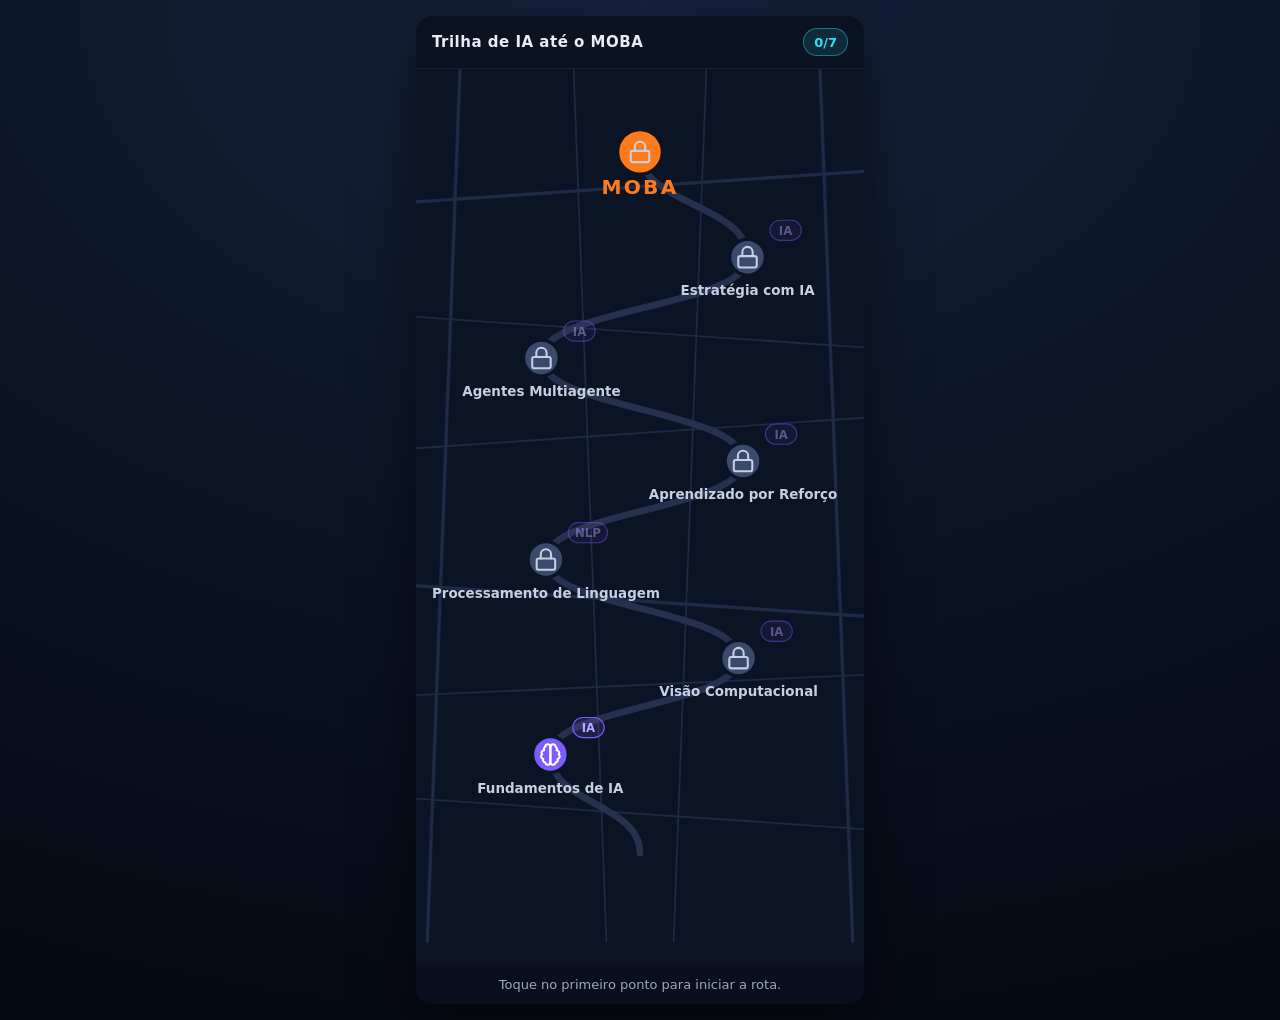
<file: index/javascrits.js/index.html>
<!DOCTYPE html>
<html lang="pt-BR">
<head>
<meta charset="UTF-8" />
<meta name="viewport" content="width=device-width, initial-scale=1.0" />
<link rel="stylesheet" href="style.css" />
<title>Trilha de IA até o MOBA</title>

</head>
<body>

<div class="wrap">
  <div class="header">
    <span class="title">Trilha de IA até o MOBA</span>
    <span class="counter" id="counter">0/7</span>
  </div>

  <svg id="trail-svg" viewBox="0 0 400 800">
    <defs>
      <filter id="routeGlow" x="-50%" y="-50%" width="200%" height="200%">
        <feGaussianBlur stdDeviation="4" result="blur" />
        <feMerge>
          <feMergeNode in="blur" />
          <feMergeNode in="SourceGraphic" />
        </feMerge>
      </filter>
      <radialGradient id="destGlow" cx="50%" cy="50%" r="50%">
        <stop offset="0%" stop-color="#ff7a1a" stop-opacity="0.85" />
        <stop offset="100%" stop-color="#ff7a1a" stop-opacity="0" />
      </radialGradient>
    </defs>

    <rect x="0" y="0" width="400" height="800" fill="#0b1424" />
    <g id="streets-layer"></g>

    <path id="base-path" fill="none" stroke="#26314d" stroke-width="6" stroke-linecap="round" />
    <path id="walked-path" fill="none" stroke="#34e0f0" stroke-width="6" stroke-linecap="round"
      filter="url(#routeGlow)" style="transition: stroke-dashoffset 700ms ease;" />

    <g id="stops-layer"></g>
  </svg>

  <div class="footer" id="footer-text">Toque no primeiro ponto para iniciar a rota.</div>
</div>

<script src="script.js"></script>

</body>
</html>
</file>
<file: index/javascrits.js/style.css>
* { box-sizing: border-box; }

html, body {
  margin: 0;
  padding: 0;
  width: 100%;
  min-height: 100%;
}

body {
  display: flex;
  align-items: center;
  justify-content: center;
  padding: 16px;
  background: radial-gradient(120% 100% at 50% 0%, #16233f 0%, #0b1424 55%, #060a14 100%);
  font-family: system-ui, -apple-system, sans-serif;
}

.wrap {
  position: relative;
  width: 100%;
  max-width: 448px;
  border-radius: 16px;
  overflow: hidden;
  box-shadow: 0 20px 60px rgba(0,0,0,0.5);
}

.header {
  display: flex;
  align-items: center;
  justify-content: space-between;
  padding: 12px 16px;
  background: rgba(10,16,30,0.85);
  border-bottom: 1px solid rgba(255,255,255,0.06);
}

.header .title {
  color: #e8edf5;
  font-weight: 700;
  font-size: 15px;
  letter-spacing: 0.5px;
}

.header .counter {
  display: flex;
  align-items: center;
  justify-content: center;
  min-width: 44px;
  height: 28px;
  border-radius: 14px;
  background: rgba(52,224,240,0.12);
  border: 1px solid rgba(52,224,240,0.4);
  color: #34e0f0;
  font-size: 13px;
  font-weight: 700;
  padding: 0 10px;
}

svg { width: 100%; height: auto; display: block; }

.stop-group { cursor: pointer; }

.icon-box {
  width: 100%;
  height: 100%;
  display: flex;
  align-items: center;
  justify-content: center;
  pointer-events: none;
}

.footer {
  padding: 12px 16px;
  text-align: center;
  background: rgba(10,16,30,0.85);
  color: #9aa7c2;
  font-size: 13px;
}

.footer .done {
  color: #ff7a1a;
  font-weight: 700;
}
</file>
